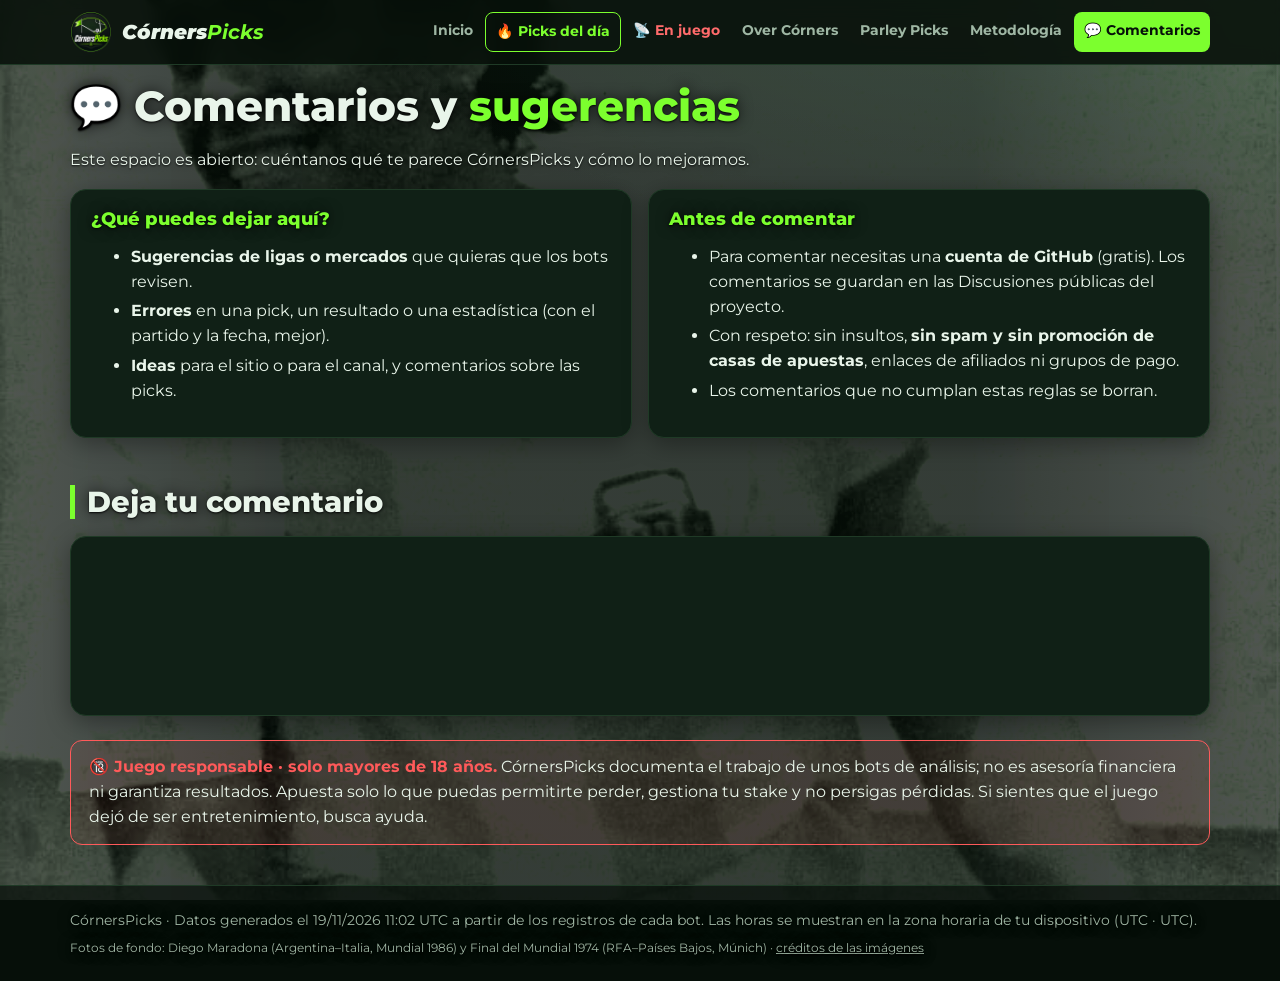
<file: comunidad.html>
<!doctype html><html lang="es"><head><meta charset="utf-8"><script>document.documentElement.classList.add('js')</script><meta name="viewport" content="width=device-width,initial-scale=1">
<title>Comentarios y sugerencias · CórnersPicks</title><meta name="description" content="Comentarios y sugerencias para CórnersPicks: propone ligas y mercados, reporta errores y comenta las picks.">
<link rel="icon" href="assets/favicon.png"><link rel="preconnect" href="https://fonts.googleapis.com"><link rel="preconnect" href="https://fonts.gstatic.com" crossorigin>
<link href="https://fonts.googleapis.com/css2?family=Montserrat:ital,wght@0,400;0,600;0,700;0,800;0,900;1,900&display=swap" rel="stylesheet">
<link rel="stylesheet" href="css/style.css?v=21"><script src="js/app.js?v=20" defer></script></head>
<body data-page="comunidad"><div class="bgfx" aria-hidden="true"><div class="bgl on" style="background-image:url('assets/fondos/maradona-1986-italia.webp')"></div><div class="bgl" data-src="assets/fondos/mundial-1974-final.webp"></div></div>
<header class="top"><div class="wrap"><a class="brand" href="index.html"><img src="assets/logo-square.png" alt="Logo CórnersPicks"><span>Córners<b>Picks</b></span></a>
<button class="navbtn" type="button" aria-expanded="false" aria-controls="menu" aria-label="Abrir menú"><span aria-hidden="true">☰</span></button><nav class="main" id="menu" aria-label="Menú principal"><a href="index.html" title="Inicio">Inicio</a><a href="picks-del-dia.html" class="hot" title="Picks del día">🔥 Picks del día</a><a href="en-juego.html" class="live" title="Partidos de las picks en juego, en tiempo real">📡 En juego</a><a href="picksters-over-corners.html" title="Picksters Over Córners">Over Córners</a><a href="parley-picks.html" title="Parley Picks">Parley Picks</a><a href="metodologia.html" title="Metodología y glosario">Metodología</a><a href="comunidad.html" class="on" aria-current="page" title="Comentarios y sugerencias">💬 Comentarios</a></nav></div></header><main class="wrap">
<h1>💬 Comentarios y <span class="neon">sugerencias</span></h1>
<p>Este espacio es abierto: cuéntanos qué te parece CórnersPicks y cómo lo mejoramos.</p>
<div class="grid g2">
<div class="card"><h3>¿Qué puedes dejar aquí?</h3><ul class="rules">
<li><b>Sugerencias de ligas o mercados</b> que quieras que los bots revisen.</li>
<li><b>Errores</b> en una pick, un resultado o una estadística (con el partido y la fecha, mejor).</li>
<li><b>Ideas</b> para el sitio o para el canal, y comentarios sobre las picks.</li></ul></div>
<div class="card"><h3>Antes de comentar</h3><ul class="rules">
<li>Para comentar necesitas una <b>cuenta de GitHub</b> (gratis). Los comentarios se guardan en las Discusiones públicas del proyecto.</li>
<li>Con respeto: sin insultos, <b>sin spam y sin promoción de casas de apuestas</b>, enlaces de afiliados ni grupos de pago.</li>
<li>Los comentarios que no cumplan estas reglas se borran.</li></ul></div>
</div>
<h2>Deja tu comentario</h2>
<div class="card giscus-wrap"><div class="giscus"></div>
<noscript><p class="muted">Para ver y escribir comentarios necesitas activar JavaScript.</p></noscript>
<script src="https://giscus.app/client.js"
  data-repo="WESSESITO/cornerspicks" data-repo-id="R_kgDOVRjAsA"
  data-category="Announcements" data-category-id="DIC_kwDOVRjAsM4DJNei"
  data-mapping="specific" data-term="Comentarios y sugerencias" data-strict="0"
  data-reactions-enabled="1" data-emit-metadata="0" data-input-position="top"
  data-theme="transparent_dark" data-lang="es" data-loading="lazy"
  crossorigin="anonymous" async></script></div>
<div class="rg"><b>🔞 Juego responsable · solo mayores de 18 años.</b> CórnersPicks documenta el trabajo de unos bots de análisis; no es asesoría financiera ni garantiza resultados. Apuesta solo lo que puedas permitirte perder, gestiona tu stake y no persigas pérdidas. Si sientes que el juego dejó de ser entretenimiento, busca ayuda.</div></main>
<footer><div class="wrap">CórnersPicks · Datos generados el <span id="generado">—</span> a partir de los registros de cada bot. Las horas se muestran en la zona horaria de tu dispositivo (<span data-tz>UTC-5</span>).<div class="fotocred">Fotos de fondo: Diego Maradona (Argentina–Italia, Mundial 1986) y Final del Mundial 1974 (RFA–Países Bajos, Múnich) · <a href="metodologia.html#creditos">créditos de las imágenes</a></div></div></footer>  <script data-goatcounter="https://cornerspicks.goatcounter.com/count" async src="//gc.zgo.at/count.js"></script>
</body></html>
</file>
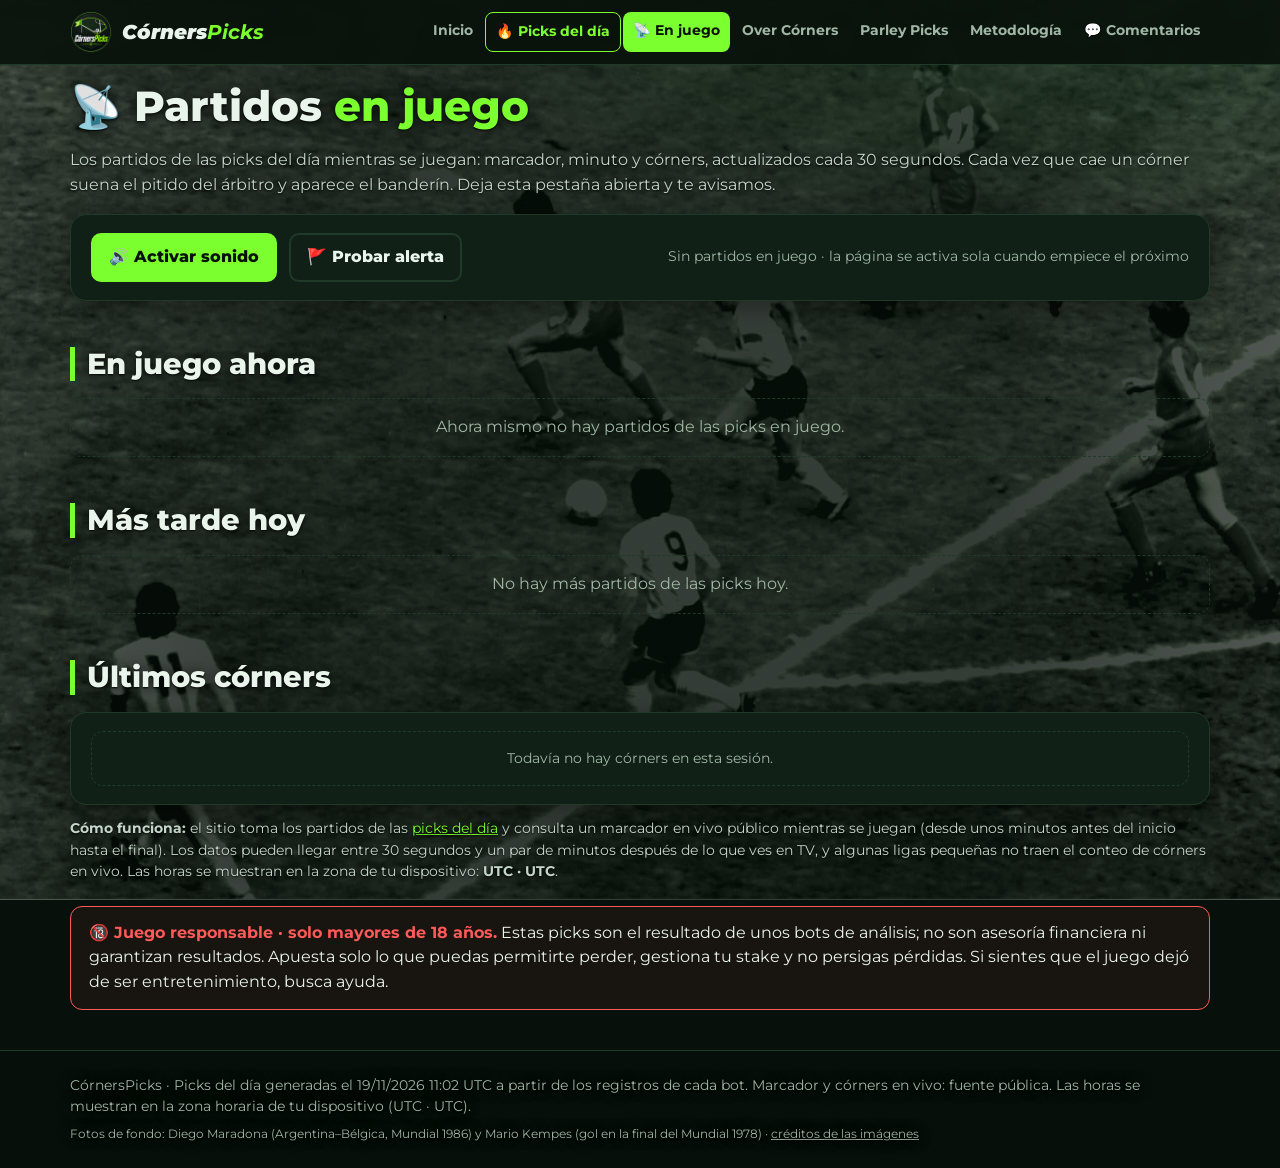
<file: en-juego.html>
<!doctype html><html lang="es"><head><meta charset="utf-8"><script>document.documentElement.classList.add('js')</script><meta name="viewport" content="width=device-width,initial-scale=1">
<title>En juego · CórnersPicks</title><meta name="description" content="Los partidos de las picks del día en juego, en tiempo real: marcador, minuto y córners. Con pitido y banderín cada vez que hay un córner."><meta name="cp-live-src" content="espn">
<link rel="icon" href="assets/favicon.png"><link rel="preconnect" href="https://fonts.googleapis.com"><link rel="preconnect" href="https://fonts.gstatic.com" crossorigin>
<link href="https://fonts.googleapis.com/css2?family=Montserrat:ital,wght@0,400;0,600;0,700;0,800;0,900;1,900&display=swap" rel="stylesheet">
<link rel="stylesheet" href="css/style.css?v=21"><script src="js/app.js?v=20" defer></script><script src="js/en-juego.js?v=2" defer></script></head>
<body data-page="juego"><div class="bgfx" aria-hidden="true"><div class="bgl on" style="background-image:url('assets/fondos/maradona-1986-belgica.webp')"></div><div class="bgl" data-src="assets/fondos/kempes-1978-gol.webp"></div></div>
<header class="top"><div class="wrap"><a class="brand" href="index.html"><img src="assets/logo-square.png" alt="Logo CórnersPicks"><span>Córners<b>Picks</b></span></a>
<button class="navbtn" type="button" aria-expanded="false" aria-controls="menu" aria-label="Abrir menú"><span aria-hidden="true">☰</span></button><nav class="main" id="menu" aria-label="Menú principal"><a href="index.html" title="Inicio">Inicio</a><a href="picks-del-dia.html" class="hot" title="Picks del día">🔥 Picks del día</a><a href="en-juego.html" class="live on" aria-current="page" title="Partidos de las picks en juego, en tiempo real">📡 En juego</a><a href="picksters-over-corners.html" title="Picksters Over Córners">Over Córners</a><a href="parley-picks.html" title="Parley Picks">Parley Picks</a><a href="metodologia.html" title="Metodología y glosario">Metodología</a><a href="comunidad.html" title="Comentarios y sugerencias">💬 Comentarios</a></nav></div></header><main class="wrap">
<h1>📡 Partidos <span class="neon">en juego</span></h1>
<p class="muted">Los partidos de las picks del día mientras se juegan: marcador, minuto y córners, actualizados cada 30 segundos. Cada vez que cae un córner suena el pitido del árbitro y aparece el banderín. Deja esta pestaña abierta y te avisamos.</p>
<div class="liveBar card">
 <button type="button" id="sndBtn" class="sndbtn" aria-pressed="false">🔊 Activar sonido</button>
 <button type="button" id="testBtn" class="sndbtn ghost">🚩 Probar alerta</button>
 <div class="livestat" id="liveStat" aria-live="polite">Cargando…</div>
</div>
<div id="sndHint" class="notice small" hidden>Toca o haz clic en cualquier parte de la página una vez para que el navegador deje sonar el pitido.</div>
<div id="demoBanner" class="notice demo" hidden><b>🧪 SIMULACIÓN</b> · Partidos y córners inventados para mostrar cómo funciona esta ventana. <b>No son datos reales.</b> <a href="en-juego.html">Ver los partidos reales →</a></div>
<h2>En juego ahora</h2>
<div id="liveList" class="grid g2" data-needs-data></div>
<h2>Más tarde hoy</h2>
<div id="nextList" class="grid g2"></div>
<h2>Últimos córners</h2>
<div id="cornerLog" class="card small"><div class="empty">Todavía no hay córners en esta sesión.</div></div>
<p class="muted small"><b>Cómo funciona:</b> el sitio toma los partidos de las <a href="picks-del-dia.html">picks del día</a> y consulta un marcador en vivo público mientras se juegan (desde unos minutos antes del inicio hasta el final). Los datos pueden llegar entre 30 segundos y un par de minutos después de lo que ves en TV, y algunas ligas pequeñas no traen el conteo de córners en vivo. Las horas se muestran en la zona de tu dispositivo: <b data-tz>UTC-5</b>.</p>
<div class="rg"><b>🔞 Juego responsable · solo mayores de 18 años.</b> Estas picks son el resultado de unos bots de análisis; no son asesoría financiera ni garantizan resultados. Apuesta solo lo que puedas permitirte perder, gestiona tu stake y no persigas pérdidas. Si sientes que el juego dejó de ser entretenimiento, busca ayuda.</div></main>
<div id="cornerFx" class="cornerfx" role="alert" aria-live="assertive" hidden>
 <div class="fxbox">
  <svg class="flag" viewBox="0 0 120 160" aria-hidden="true">
   <rect x="16" y="8" width="7" height="148" rx="3.5" fill="#f4f4f4"/><circle cx="19.5" cy="8" r="6" fill="#ffc542"/>
   <g class="cloth"><path d="M23 14 C48 6 70 24 108 14 L108 66 C70 76 48 58 23 66 Z" fill="#ffdd00"/><path d="M23 14 C48 6 70 24 108 14 L108 40 C70 50 48 32 23 40 Z" fill="#ff2e2e"/></g>
   <ellipse cx="19.5" cy="156" rx="18" ry="4" fill="rgba(0,0,0,.35)"/>
  </svg>
  <div class="fxtxt"><div class="fxbig">¡CÓRNER!</div><div class="fxteam" id="fxTeam"></div><div class="fxmatch" id="fxMatch"></div><div class="fxcount" id="fxCount"></div><div class="fxpick" id="fxPick"></div></div>
  <button type="button" class="fxclose" id="fxClose" aria-label="Cerrar aviso">✕</button>
  <div class="fxbar"><i></i></div>
 </div>
</div>
<footer><div class="wrap">CórnersPicks · Picks del día generadas el <span id="generado">—</span> a partir de los registros de cada bot. Marcador y córners en vivo: <span id="srcName">fuente pública</span>. Las horas se muestran en la zona horaria de tu dispositivo (<span data-tz>UTC-5</span>).<div class="fotocred">Fotos de fondo: Diego Maradona (Argentina–Bélgica, Mundial 1986) y Mario Kempes (gol en la final del Mundial 1978) · <a href="metodologia.html#creditos">créditos de las imágenes</a></div></div></footer>  <script data-goatcounter="https://cornerspicks.goatcounter.com/count" async src="//gc.zgo.at/count.js"></script>
</body></html>
</file>
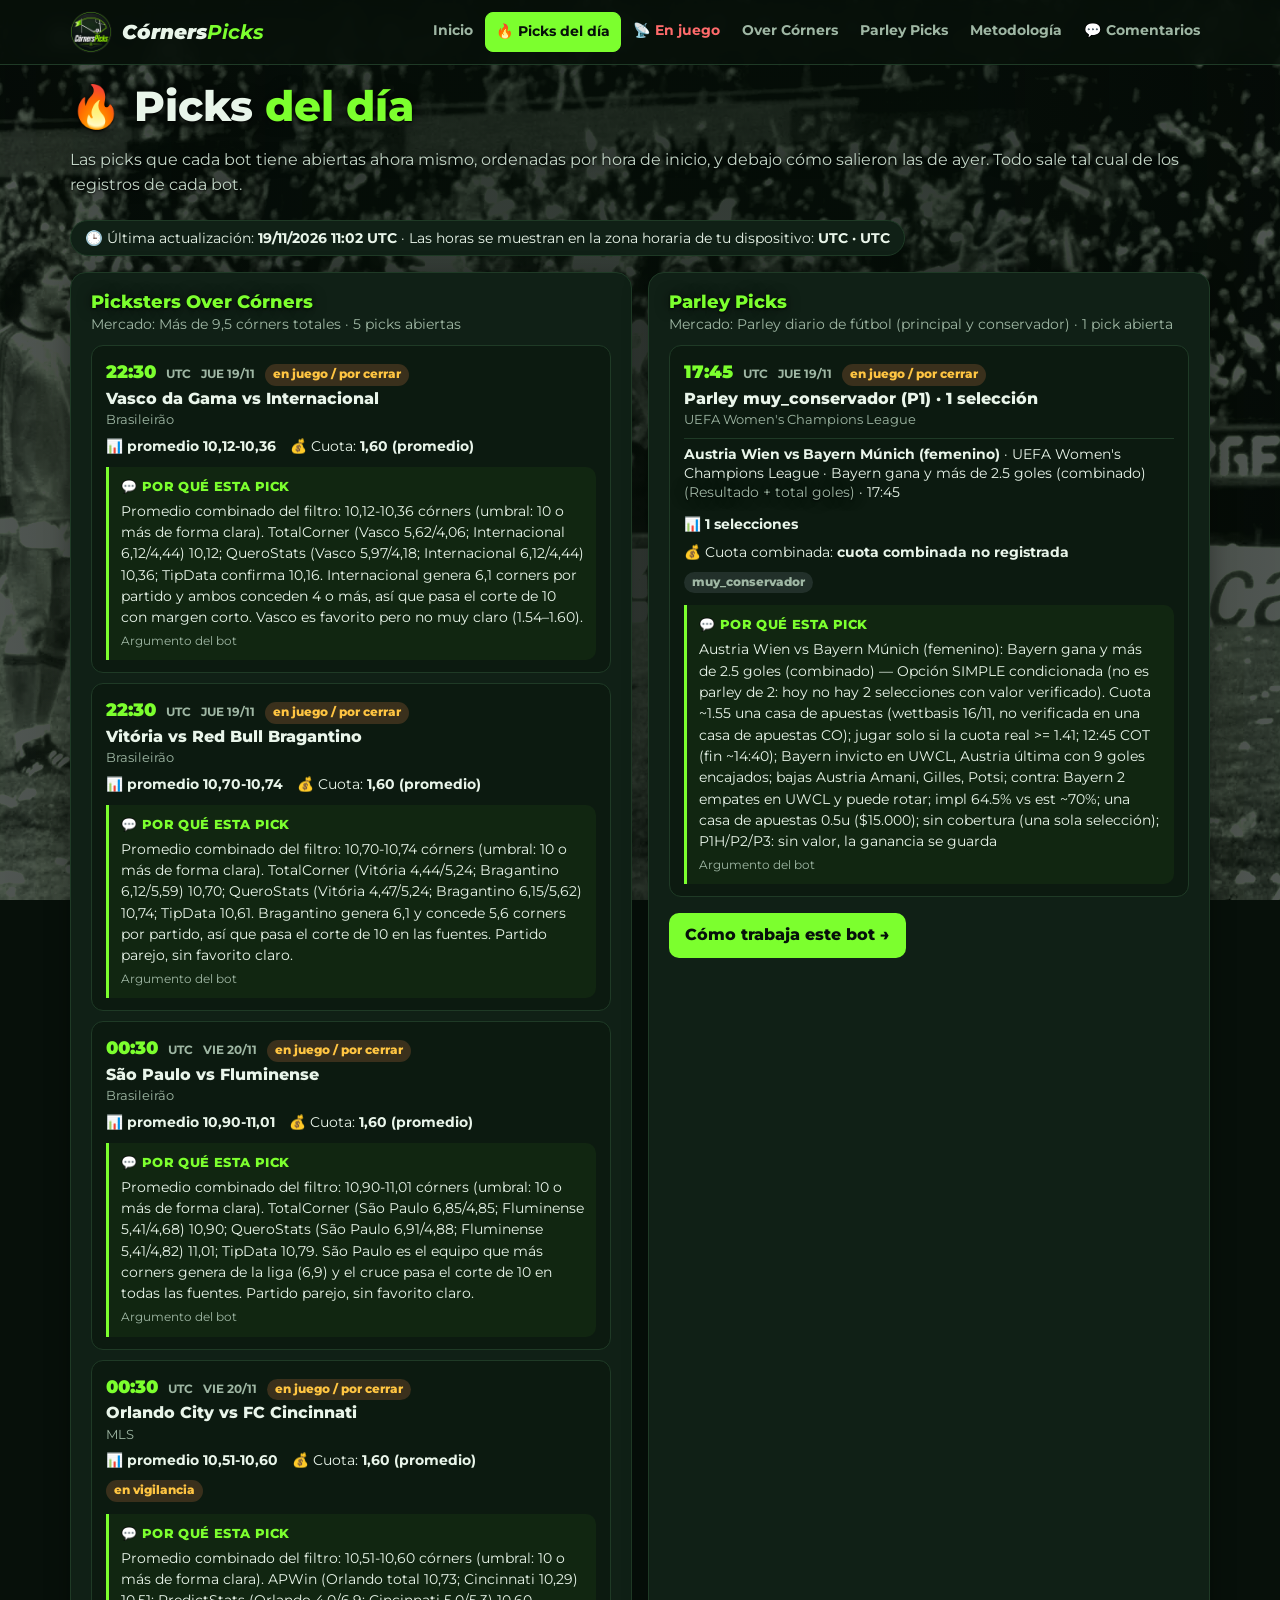
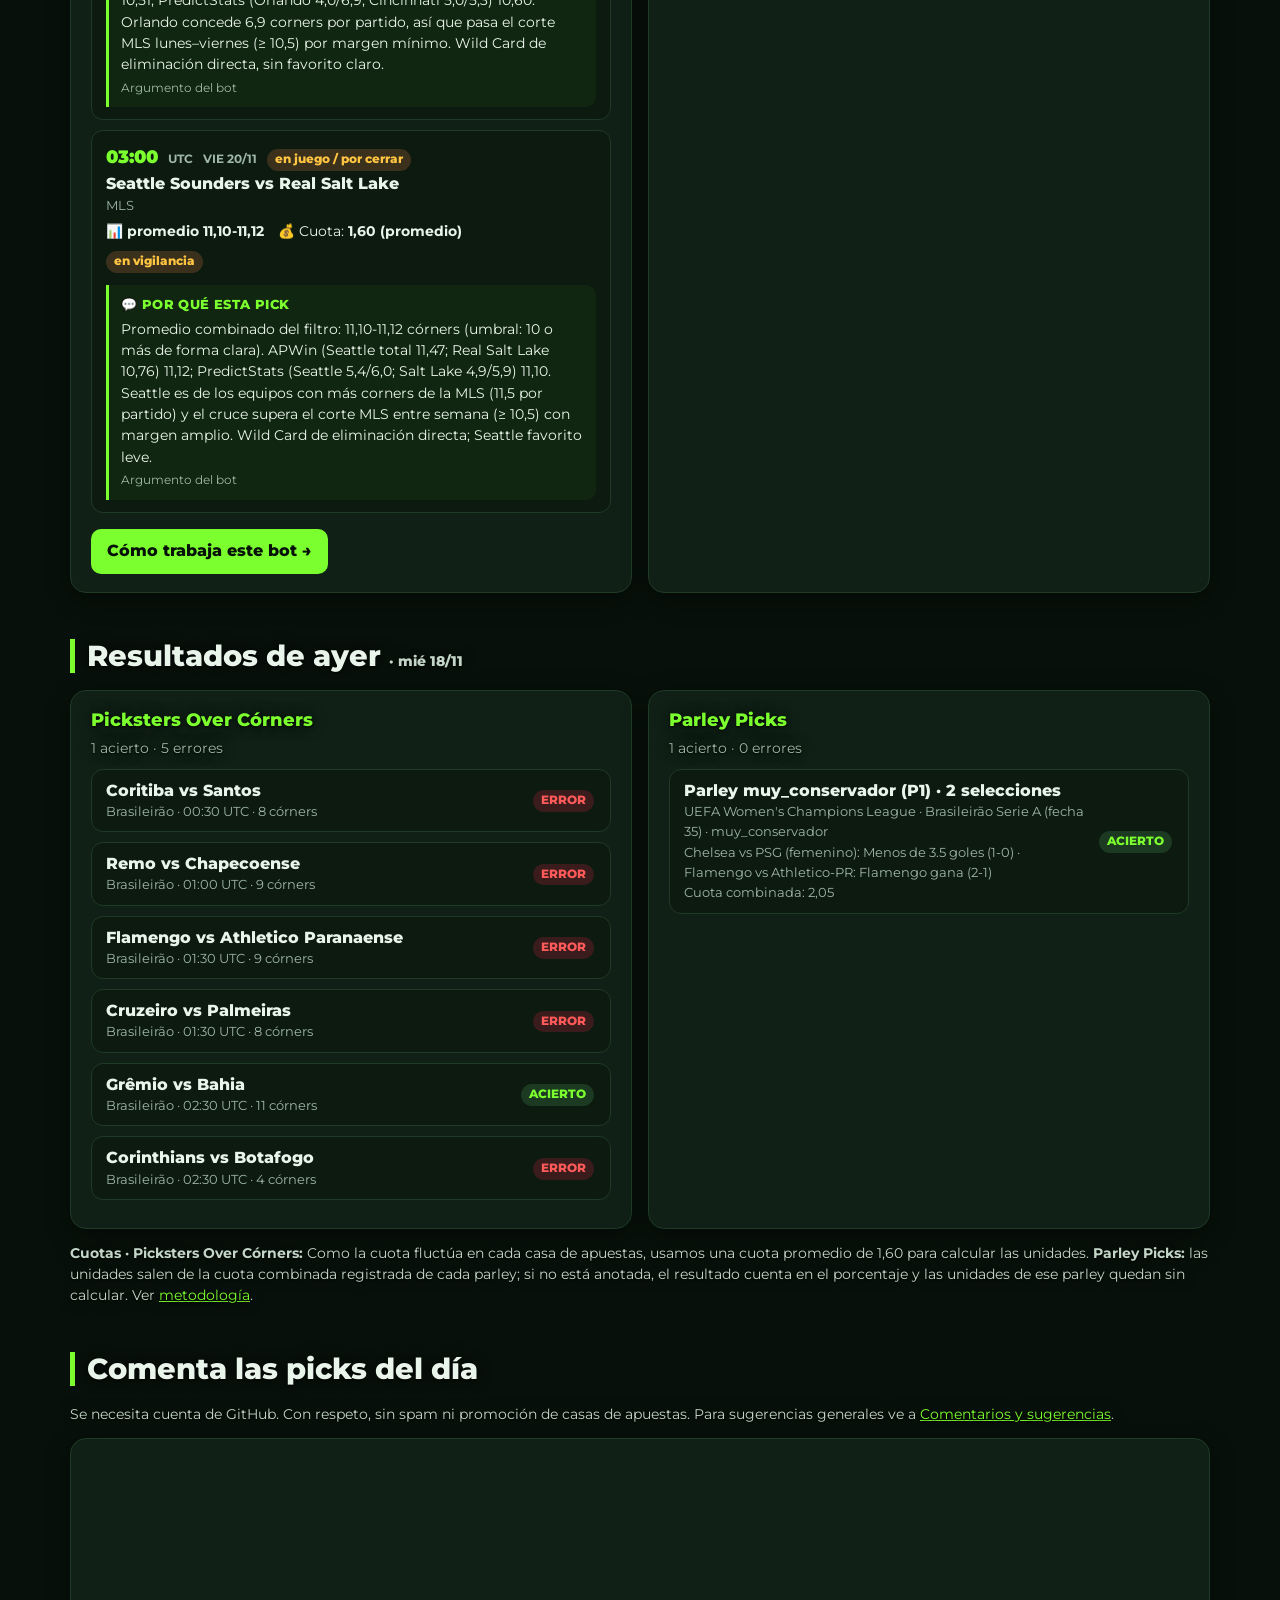
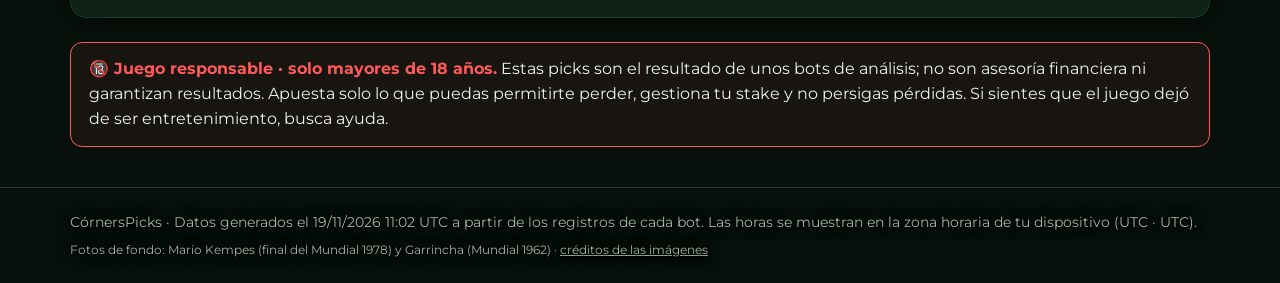
<file: picks-del-dia.html>
<!doctype html><html lang="es"><head><meta charset="utf-8"><script>document.documentElement.classList.add('js')</script><meta name="viewport" content="width=device-width,initial-scale=1">
<title>Picks del día · CórnersPicks</title><meta name="description" content="Picks del día de los bots de CórnersPicks: más de 9,5 córners y el parley diario de fútbol, en la hora de tu zona.">
<link rel="icon" href="assets/favicon.png"><link rel="preconnect" href="https://fonts.googleapis.com"><link rel="preconnect" href="https://fonts.gstatic.com" crossorigin>
<link href="https://fonts.googleapis.com/css2?family=Montserrat:ital,wght@0,400;0,600;0,700;0,800;0,900;1,900&display=swap" rel="stylesheet">
<link rel="stylesheet" href="css/style.css?v=21"><script src="js/app.js?v=20" defer></script></head>
<body data-page="pdd"><div class="bgfx" aria-hidden="true"><div class="bgl on" style="background-image:url('assets/fondos/kempes-1978-final.webp')"></div><div class="bgl" data-src="assets/fondos/garrincha-1962.webp"></div></div>
<header class="top"><div class="wrap"><a class="brand" href="index.html"><img src="assets/logo-square.png" alt="Logo CórnersPicks"><span>Córners<b>Picks</b></span></a>
<button class="navbtn" type="button" aria-expanded="false" aria-controls="menu" aria-label="Abrir menú"><span aria-hidden="true">☰</span></button><nav class="main" id="menu" aria-label="Menú principal"><a href="index.html" title="Inicio">Inicio</a><a href="picks-del-dia.html" class="hot on" aria-current="page" title="Picks del día">🔥 Picks del día</a><a href="en-juego.html" class="live" title="Partidos de las picks en juego, en tiempo real">📡 En juego</a><a href="picksters-over-corners.html" title="Picksters Over Córners">Over Córners</a><a href="parley-picks.html" title="Parley Picks">Parley Picks</a><a href="metodologia.html" title="Metodología y glosario">Metodología</a><a href="comunidad.html" title="Comentarios y sugerencias">💬 Comentarios</a></nav></div></header><main class="wrap">
<h1>🔥 Picks <span class="neon">del día</span></h1>
<p class="muted">Las picks que cada bot tiene abiertas ahora mismo, ordenadas por hora de inicio, y debajo cómo salieron las de ayer. Todo sale tal cual de los registros de cada bot.</p>
<div class="upd">🕒 Última actualización: <b id="pddGen">—</b> · Las horas se muestran en la zona horaria de tu dispositivo: <b data-tz>UTC-5</b></div>
<div id="pddBots" class="grid g2" data-needs-data></div>
<h2>Resultados de ayer <span class="muted small" id="pddAyer"></span></h2>
<div id="pddRes" class="grid g2"></div>
<p class="muted small"><b>Cuotas · Picksters Over Córners:</b> Como la cuota fluctúa en cada casa de apuestas, usamos una cuota promedio de 1,60 para calcular las unidades. <b>Parley Picks:</b> las unidades salen de la cuota combinada registrada de cada parley; si no está anotada, el resultado cuenta en el porcentaje y las unidades de ese parley quedan sin calcular. Ver <a href="metodologia.html">metodología</a>.</p>
<h2>Comenta las picks del día</h2>
<p class="muted small">Se necesita cuenta de GitHub. Con respeto, sin spam ni promoción de casas de apuestas. Para sugerencias generales ve a <a href="comunidad.html">Comentarios y sugerencias</a>.</p>
<div class="card giscus-wrap"><div class="giscus"></div>
<script src="https://giscus.app/client.js"
  data-repo="WESSESITO/cornerspicks" data-repo-id="R_kgDOVRjAsA"
  data-category="Announcements" data-category-id="DIC_kwDOVRjAsM4DJNei"
  data-mapping="pathname" data-strict="0"
  data-reactions-enabled="1" data-emit-metadata="0" data-input-position="top"
  data-theme="transparent_dark" data-lang="es" data-loading="lazy"
  crossorigin="anonymous" async></script></div>
<div class="rg"><b>🔞 Juego responsable · solo mayores de 18 años.</b> Estas picks son el resultado de unos bots de análisis; no son asesoría financiera ni garantizan resultados. Apuesta solo lo que puedas permitirte perder, gestiona tu stake y no persigas pérdidas. Si sientes que el juego dejó de ser entretenimiento, busca ayuda.</div></main>
<footer><div class="wrap">CórnersPicks · Datos generados el <span id="generado">—</span> a partir de los registros de cada bot. Las horas se muestran en la zona horaria de tu dispositivo (<span data-tz>UTC-5</span>).<div class="fotocred">Fotos de fondo: Mario Kempes (final del Mundial 1978) y Garrincha (Mundial 1962) · <a href="metodologia.html#creditos">créditos de las imágenes</a></div></div></footer>  <script data-goatcounter="https://cornerspicks.goatcounter.com/count" async src="//gc.zgo.at/count.js"></script>
</body></html>
</file>
<file: css/style.css>
:root{--bg:#07100a;--bg2:#0c1a10;--card:#102016;--line:#1f3a26;--neon:#7CFF2E;--grass:#2fbf4a;--txt:#e9f5ea;--muted:#9fb7a4;--red:#ff5a5a;--amber:#ffc542}
*{box-sizing:border-box}
html{scroll-behavior:smooth}
body{margin:0;background:radial-gradient(1200px 600px at 80% -10%,#123d1c 0,transparent 60%),var(--bg);color:var(--txt);font-family:Montserrat,system-ui,sans-serif;line-height:1.55}
a{color:var(--neon)}
img{max-width:100%}
.wrap{max-width:1180px;margin:0 auto;padding:0 20px}
header.top{position:sticky;top:0;z-index:20;background:rgba(7,16,10,.92);backdrop-filter:blur(8px);border-bottom:1px solid var(--line)}
header.top .wrap{display:flex;align-items:center;gap:16px;min-height:64px;flex-wrap:wrap}
.brand{display:flex;align-items:center;gap:10px;text-decoration:none;color:var(--txt);font-weight:900;font-style:italic;font-size:1.25rem}
.brand img{width:42px;height:42px;border-radius:50%}
.brand b{color:var(--neon)}
nav.main{display:flex;gap:4px;flex-wrap:wrap;margin-left:auto}
nav.main a{color:var(--muted);text-decoration:none;font-weight:700;font-size:.9rem;padding:8px 12px;border-radius:8px}
nav.main a:hover,nav.main a.on{color:#06110a;background:var(--neon)}
.hero{position:relative;border-radius:18px;overflow:hidden;margin:24px 0;border:1px solid var(--line)}
.hero img{display:block;width:100%;aspect-ratio:16/6;object-fit:cover}
.hero .cap{position:absolute;inset:auto 0 0 0;padding:20px 24px;background:linear-gradient(transparent,rgba(5,12,7,.95))}
h1,h2,h3{font-weight:800;line-height:1.2}
h1{font-size:clamp(1.7rem,4vw,2.6rem);margin:.4em 0}
h2{font-size:clamp(1.3rem,3vw,1.8rem);margin:1.6em 0 .6em;border-left:5px solid var(--neon);padding-left:12px}
h3{font-size:1.1rem;margin:1.2em 0 .4em;color:var(--neon)}
.neon{color:var(--neon)}
.muted{color:var(--muted)}
.small{font-size:.85rem}
.grid{display:grid;gap:16px}
.g2{grid-template-columns:repeat(auto-fit,minmax(320px,1fr))}
.kpis{display:grid;grid-template-columns:repeat(auto-fit,minmax(150px,1fr));gap:12px;margin:14px 0}
.kpi{background:var(--card);border:1px solid var(--line);border-radius:14px;padding:14px 16px}
.kpi .v{font-size:1.7rem;font-weight:900;color:var(--neon)}
.kpi .v.neg{color:var(--red)}
.kpi .l{font-size:.78rem;color:var(--muted);text-transform:uppercase;letter-spacing:.04em;font-weight:700}
.card{background:var(--card);border:1px solid var(--line);border-radius:16px;padding:18px 20px}
.card h3:first-child{margin-top:0}
.botcard{display:flex;flex-direction:column;gap:6px}
.botcard .btn{align-self:flex-start;margin-top:8px}
.btn{display:inline-block;background:var(--neon);color:#06110a;font-weight:800;text-decoration:none;padding:10px 16px;border-radius:10px}
.chart{position:relative;height:320px}
.tag{display:inline-block;font-size:.72rem;font-weight:800;padding:2px 8px;border-radius:999px;background:#1c3a22;color:var(--neon);margin:2px 2px 2px 0;white-space:nowrap}
.tag.red{background:#3a1c1c;color:var(--red)}.tag.amber{background:#3a301c;color:var(--amber)}.tag.grey{background:#22302a;color:var(--muted)}
.notice{border:1px solid var(--amber);background:rgba(255,197,66,.08);border-radius:12px;padding:12px 16px;margin:14px 0}
.rg{border:1px solid var(--red);background:rgba(255,90,90,.07);border-radius:12px;padding:14px 18px;margin:24px 0}
.rg b{color:var(--red)}
ul.rules li{margin:.3em 0}
table{width:100%;border-collapse:collapse;font-size:.86rem}
th,td{padding:8px 10px;border-bottom:1px solid var(--line);text-align:left;vertical-align:top}
th{position:sticky;top:0;background:#0f2416;cursor:pointer;user-select:none;white-space:nowrap}
th.sorted-asc::after{content:" ▲";color:var(--neon)}th.sorted-desc::after{content:" ▼";color:var(--neon)}
tbody tr:hover{background:#13281a}
.tablewrap{max-height:560px;overflow:auto;border:1px solid var(--line);border-radius:12px}
.filters{display:flex;flex-wrap:wrap;gap:10px;margin:10px 0}
.filters input,.filters select{background:var(--bg2);color:var(--txt);border:1px solid var(--line);border-radius:8px;padding:8px 10px;font-family:inherit}
.filters input{flex:1;min-width:200px}
.timeline{position:relative;margin:10px 0 10px 8px;padding-left:24px;border-left:3px solid var(--grass)}
.timeline .ev{position:relative;margin:0 0 18px}
.timeline .ev::before{content:"";position:absolute;left:-33px;top:4px;width:15px;height:15px;border-radius:50%;background:var(--neon);box-shadow:0 0 12px var(--neon)}
.timeline .d{font-weight:900;color:var(--neon)}
.pts{display:grid;grid-template-columns:repeat(auto-fit,minmax(220px,1fr));gap:10px}
.pts .card{padding:12px 14px}
.pts .card b.k{display:inline-block;width:28px;height:28px;line-height:28px;text-align:center;border-radius:8px;background:var(--neon);color:#06110a;margin-right:6px}
dl.gl dt{font-weight:800;color:var(--neon);margin-top:12px}
dl.gl dd{margin:4px 0 0 0}
footer{border-top:1px solid var(--line);margin-top:40px;padding:24px 0;color:var(--muted);font-size:.85rem}
.ok{color:var(--neon);font-weight:700}.ko{color:var(--red);font-weight:700}
@media(max-width:640px){.chart{height:260px}header.top .wrap{padding:8px 14px}nav.main{margin-left:0}nav.main a{padding:6px 8px;font-size:.8rem}.hero img{aspect-ratio:16/9}th,td{padding:6px}}
.card table td:nth-child(n+2),.card table th{white-space:nowrap}
.tablewrap td{white-space:nowrap}.tablewrap td:nth-child(2){white-space:normal;min-width:180px}
.card{min-width:0;overflow-x:auto}
.grid>*{min-width:0}
@media(max-width:640px){.g2{grid-template-columns:1fr}.kpis{grid-template-columns:repeat(2,1fr)}.kpi .v{font-size:1.35rem}.card{padding:14px}.filters select{flex:1}}
/* Picks del día */
nav.main a.hot{color:var(--neon);border:1px solid var(--neon)}
nav.main a.hot:hover,nav.main a.hot.on{color:#06110a;background:var(--neon)}
.pdd-cta{display:flex;flex-direction:column;gap:4px;margin:18px 0;padding:18px 22px;border-radius:16px;text-decoration:none;color:var(--txt);background:linear-gradient(135deg,#1b4a22,#0f2416);border:2px solid var(--neon);box-shadow:0 0 24px rgba(124,255,46,.18)}
.pdd-cta .big{font-size:1.4rem;font-weight:900;color:var(--neon)}
.upd{display:inline-block;background:var(--card);border:1px solid var(--line);border-radius:999px;padding:6px 14px;font-size:.9rem;margin:6px 0 16px}
.pdd-bot h3{margin-bottom:2px}
.pdd-bot .mk{font-size:.85rem;color:var(--muted);margin-bottom:10px}
.pick{border:1px solid var(--line);background:var(--bg2);border-radius:12px;padding:12px 14px;margin:10px 0}
.pick .row1{display:flex;align-items:baseline;gap:10px}
.pick .hora{font-weight:900;color:var(--neon);font-size:1.15rem;white-space:nowrap}
.pick .fecha{font-size:.75rem;color:var(--muted);font-weight:700;text-transform:uppercase}
.pick .partido{font-weight:800;font-size:1.02rem;line-height:1.3}
.pick .comp{color:var(--muted);font-size:.82rem}
.pick .meta{display:flex;flex-wrap:wrap;gap:6px 14px;font-size:.85rem;margin-top:6px}
.pick .meta b{color:var(--txt)}
.pick.res{display:flex;justify-content:space-between;gap:10px;align-items:center;padding:10px 14px}
.empty{padding:16px;border:1px dashed var(--line);border-radius:12px;color:var(--muted);text-align:center}
@media(max-width:640px){.pick .partido{font-size:.95rem}.pdd-cta .big{font-size:1.2rem}}
.why{margin-top:10px;padding:10px 12px;border-left:3px solid var(--neon);background:rgba(124,255,46,.05);border-radius:0 10px 10px 0;font-size:.86rem}
.why .wt{font-weight:800;color:var(--neon);font-size:.8rem;text-transform:uppercase;letter-spacing:.03em}
.why p{margin:4px 0}
.why details summary{cursor:pointer;color:var(--muted);font-weight:700;font-size:.8rem}
.why .src{color:var(--muted);font-size:.72rem;margin-top:4px}
.pick .zona{font-size:.72rem;color:var(--muted);font-weight:700}
time.lt{white-space:nowrap}
.pdd-cta.alt{background:linear-gradient(135deg,#132a1a,#0c1a10);border-color:var(--line);box-shadow:none}
.pdd-cta.alt .big{font-size:1.15rem}
.giscus-wrap{min-height:180px}
/* Menú: una línea en escritorio, ☰ en móvil */
header.top .wrap{flex-wrap:nowrap}
nav.main{flex-wrap:nowrap;gap:2px}
nav.main a{white-space:nowrap;padding:8px 10px;font-size:.88rem}
.navbtn{display:none;margin-left:auto;background:transparent;color:var(--neon);border:1px solid var(--line);border-radius:10px;width:44px;height:44px;font-size:1.4rem;line-height:1;cursor:pointer}
.navbtn:focus-visible,nav.main a:focus-visible{outline:2px solid var(--neon);outline-offset:2px}
@media(max-width:1060px) and (min-width:821px){.brand span{font-size:1.05rem}nav.main a{padding:7px 8px;font-size:.82rem}}
@media(max-width:820px){
 header.top .wrap{flex-wrap:wrap;padding:8px 14px;min-height:60px}
 nav.main{flex-wrap:wrap;margin-left:0;width:100%}
 nav.main a{padding:6px 8px;font-size:.8rem}
 .js .navbtn{display:inline-flex;align-items:center;justify-content:center}
 .js nav.main{display:none;flex-direction:column;gap:4px;padding:6px 0 12px}
 .js nav.main.open{display:flex}
 .js nav.main a{font-size:1rem;padding:12px 14px;border-radius:10px}
}
html,body{overflow-x:hidden}
.g3{grid-template-columns:repeat(auto-fit,minmax(300px,1fr))}
@media(max-width:640px){.g3{grid-template-columns:1fr}}
.pick .vivo{font-weight:900;color:var(--amber);font-size:.95rem;white-space:nowrap}
.tag.mas{background:#1c3a22;color:var(--neon)}.tag.menos{background:#1c2c3a;color:#4cc9f0}
/* Fondos históricos traslúcidos (Wikimedia Commons, ver créditos en metodología) */
.bgfx{position:fixed;inset:0;z-index:-1;pointer-events:none;overflow:hidden}
.bgl{position:absolute;inset:0;background-size:cover;background-position:var(--pos,center 30%);background-repeat:no-repeat;opacity:0;transition:opacity 1.4s ease;filter:grayscale(1) sepia(.22) hue-rotate(55deg) saturate(1.3) contrast(1.3) brightness(1.12)}
.bgl.on{opacity:.32}
.bgfx::after{content:"";position:absolute;inset:0;background:linear-gradient(90deg,rgba(7,16,10,.08) 0,rgba(7,16,10,.42) 24%,rgba(7,16,10,.42) 76%,rgba(7,16,10,.08) 100%)}
@media(max-width:820px){.bgl{background-position:var(--posm,var(--pos,center 30%))}.bgl.on{opacity:.3}.bgfx::after{background:rgba(7,16,10,.32)}}
/* Texto suelto sobre la foto: sombra para mantener contraste */
main h1,main h2,main h3,main>p,main>.wrap>p,.wrap>h1,.wrap>h2,.wrap>p,footer,.fotocred,.lead,.muted{text-shadow:0 1px 2px rgba(0,0,0,.9),0 0 14px rgba(0,0,0,.75)}
.card,.kpi,.pick,.tablewrap{text-shadow:none}
.card,.kpi,.tablewrap{background:var(--card);box-shadow:0 6px 24px rgba(0,0,0,.35)}
.pick{background:var(--bg2)}
footer{background:rgba(7,16,10,.72)}
header.top{background:rgba(7,16,10,.88)}
@media(prefers-reduced-motion:reduce){.bgl{transition:none}}
.fotocred{margin-top:8px;font-size:.75rem;color:var(--muted)}
.fotocred a{color:var(--muted)}
table.cred td{white-space:normal!important;min-width:110px}
table.cred td:nth-child(3){min-width:220px;word-break:break-word}
/* .muted suelto sobre la foto: un tono más claro para AA */
.muted:not(.card *):not(.kpi *):not(.pick *):not(.tablewrap *):not(header *){color:#c3d6c7}
/* ---------- En juego: partidos de las picks en tiempo real ---------- */
nav.main a.live{color:#ff6b6b}
nav.main a.live:hover,nav.main a.live.on{color:#06110a;background:var(--neon)}
.liveBar{display:flex;flex-wrap:wrap;align-items:center;gap:10px 12px;margin:10px 0 6px}
.sndbtn{font:inherit;font-weight:800;border:2px solid var(--neon);background:var(--neon);color:#06110a;border-radius:10px;padding:10px 16px;cursor:pointer;min-height:44px}
.sndbtn.on{background:transparent;color:var(--neon)}
.sndbtn.ghost{background:transparent;color:var(--txt);border-color:var(--line)}
.sndbtn:focus-visible{outline:2px solid var(--amber);outline-offset:2px}
.livestat{font-size:.88rem;color:var(--muted);margin-left:auto}
.livestat b{color:var(--txt)}
.livestat .dot,.match .vivo::first-letter{color:#ff4d4d}
.livestat .dot{display:inline-block;width:9px;height:9px;border-radius:50%;background:#ff4d4d;box-shadow:0 0 8px #ff4d4d;animation:blink 1.2s infinite}
@keyframes blink{50%{opacity:.25}}
.notice.demo{border-color:var(--amber);background:rgba(255,197,66,.14);font-size:.95rem}
.match{position:relative;transition:box-shadow .3s}
.match .row1{display:flex;flex-wrap:wrap;align-items:center;gap:6px 10px;margin-bottom:8px}
.match .row1 .comp{color:var(--muted);font-size:.8rem;margin-left:auto}
.match .vivo{font-weight:900;color:var(--amber);font-size:.9rem;white-space:nowrap}
.match .sb{display:grid;grid-template-columns:1fr auto 1fr;align-items:center;gap:10px}
.match .tm{font-weight:800;font-size:1.02rem;line-height:1.25}
.match .tm.r{text-align:right}
.match .sc{font-weight:900;font-size:1.9rem;color:var(--txt);background:var(--bg2);border:1px solid var(--line);border-radius:12px;padding:2px 14px;white-space:nowrap}
.match .sc i{font-style:normal;color:var(--muted);margin:0 6px}
.match .cn{display:grid;grid-template-columns:auto 1fr auto;align-items:center;gap:10px;margin:12px 0 6px;padding:8px 12px;border-radius:12px;background:rgba(124,255,46,.07);border:1px solid var(--line)}
.match .cn .cl{font-weight:900;font-size:1.5rem;color:var(--neon);min-width:1.4em;text-align:center}
.match .cn .ci{text-align:center;font-size:.85rem;color:var(--muted);font-weight:700}
.match .cn .ci b{color:var(--neon);font-size:1.05rem}
.match .pk{display:flex;flex-direction:column;gap:6px;margin-top:8px;font-size:.86rem}
.match .prog{height:6px;border-radius:6px;background:#1c3a22;margin-top:4px;overflow:hidden}
.match .prog i{display:block;height:100%;background:linear-gradient(90deg,var(--grass),var(--neon));border-radius:6px;transition:width .6s}
.match.flash{animation:cardflash 10s ease-out}
@keyframes cardflash{0%,8%{box-shadow:0 0 0 3px var(--amber),0 0 40px rgba(255,197,66,.6)}100%{box-shadow:0 6px 24px rgba(0,0,0,.35)}}
#cornerLog .lg{padding:6px 0;border-bottom:1px solid var(--line)}#cornerLog .lg:last-child{border:0}
/* Aviso de córner: banderín 10 s */
.cornerfx{position:fixed;inset:0;z-index:100;display:flex;align-items:center;justify-content:center;padding:16px;background:radial-gradient(circle at 50% 45%,rgba(255,221,0,.22),rgba(5,12,7,.78) 60%);backdrop-filter:blur(2px)}
.cornerfx[hidden]{display:none}
.cornerfx .fxbox{position:relative;display:flex;align-items:center;gap:22px;max-width:640px;width:100%;background:linear-gradient(135deg,#123a1b,#08160d);border:3px solid #ffdd00;border-radius:22px;padding:22px 26px 28px;box-shadow:0 0 60px rgba(255,221,0,.45),0 20px 60px rgba(0,0,0,.6);overflow:hidden}
.cornerfx.go .fxbox{animation:fxin .45s cubic-bezier(.2,1.6,.4,1)}
@keyframes fxin{0%{transform:scale(.4) rotate(-6deg);opacity:0}100%{transform:none;opacity:1}}
.cornerfx .flag{width:130px;height:auto;flex:0 0 auto;transform-origin:20% 95%}
.cornerfx.go .flag{animation:flagpop .6s cubic-bezier(.2,1.8,.4,1),flagsway 1.6s ease-in-out .6s infinite}
@keyframes flagpop{0%{transform:translateY(60px) rotate(-30deg) scale(.5)}100%{transform:none}}
@keyframes flagsway{50%{transform:rotate(-4deg)}}
.cornerfx .cloth{transform-origin:23px 40px;animation:wave .7s ease-in-out infinite alternate}
@keyframes wave{0%{transform:skewY(-4deg) scaleX(.96)}100%{transform:skewY(5deg) scaleX(1.03)}}
.cornerfx .fxtxt{min-width:0}
.cornerfx .fxbig{font-weight:900;font-style:italic;font-size:clamp(2.2rem,8vw,3.6rem);line-height:1;color:#ffdd00;text-shadow:0 0 18px rgba(255,221,0,.6),0 3px 0 #7a5d00}
.cornerfx .fxteam{font-weight:800;font-size:1.15rem;margin-top:6px}
.cornerfx .fxmatch{font-weight:700;color:var(--txt);font-size:1rem;margin-top:2px}
.cornerfx .fxcount{margin-top:8px;font-size:1rem;color:var(--muted)}
.cornerfx .fxcount b{color:var(--neon);font-size:1.15rem}
.cornerfx .fxpick{margin-top:8px;font-size:.88rem;color:var(--txt)}
.cornerfx.sim .fxbox::before{content:"SIMULACIÓN";position:absolute;top:10px;right:46px;font-size:.7rem;font-weight:900;letter-spacing:.06em;color:#06110a;background:var(--amber);padding:2px 8px;border-radius:999px}
.cornerfx .fxclose{position:absolute;top:8px;right:8px;width:36px;height:36px;border-radius:50%;border:1px solid var(--line);background:rgba(0,0,0,.35);color:var(--txt);font-size:1rem;cursor:pointer}
.cornerfx .fxbar{position:absolute;left:0;right:0;bottom:0;height:6px;background:rgba(255,255,255,.08)}
.cornerfx .fxbar i{display:block;height:100%;width:100%;background:#ffdd00;transform-origin:left}
.cornerfx.go .fxbar i{animation:fxbar 10s linear forwards}
@keyframes fxbar{to{transform:scaleX(0)}}
@media(max-width:640px){.cornerfx .fxbox{flex-direction:column;text-align:center;gap:10px;padding:20px 16px 26px}.cornerfx .flag{width:96px}.match .sc{font-size:1.5rem;padding:2px 10px}.match .tm{font-size:.92rem}.livestat{margin-left:0;width:100%}.sndbtn{flex:1}}
@media(prefers-reduced-motion:reduce){.cornerfx.go .fxbox,.cornerfx.go .flag,.cornerfx .cloth,.match.flash,.livestat .dot{animation:none}}
/* Menú con 8 enlaces: en tabletas/ventanas angostas solo el logo y enlaces más compactos */
@media(max-width:1000px) and (min-width:821px){.brand span{display:none}nav.main a{padding:6px 6px;font-size:.78rem}}

.pick .legs{margin:8px 0 0;padding:0;list-style:none}
.pick .legs li{padding:6px 0;border-top:1px solid var(--line);font-size:.86rem;line-height:1.4}
.tablewrap td br{display:block;margin-top:2px}
</file>
